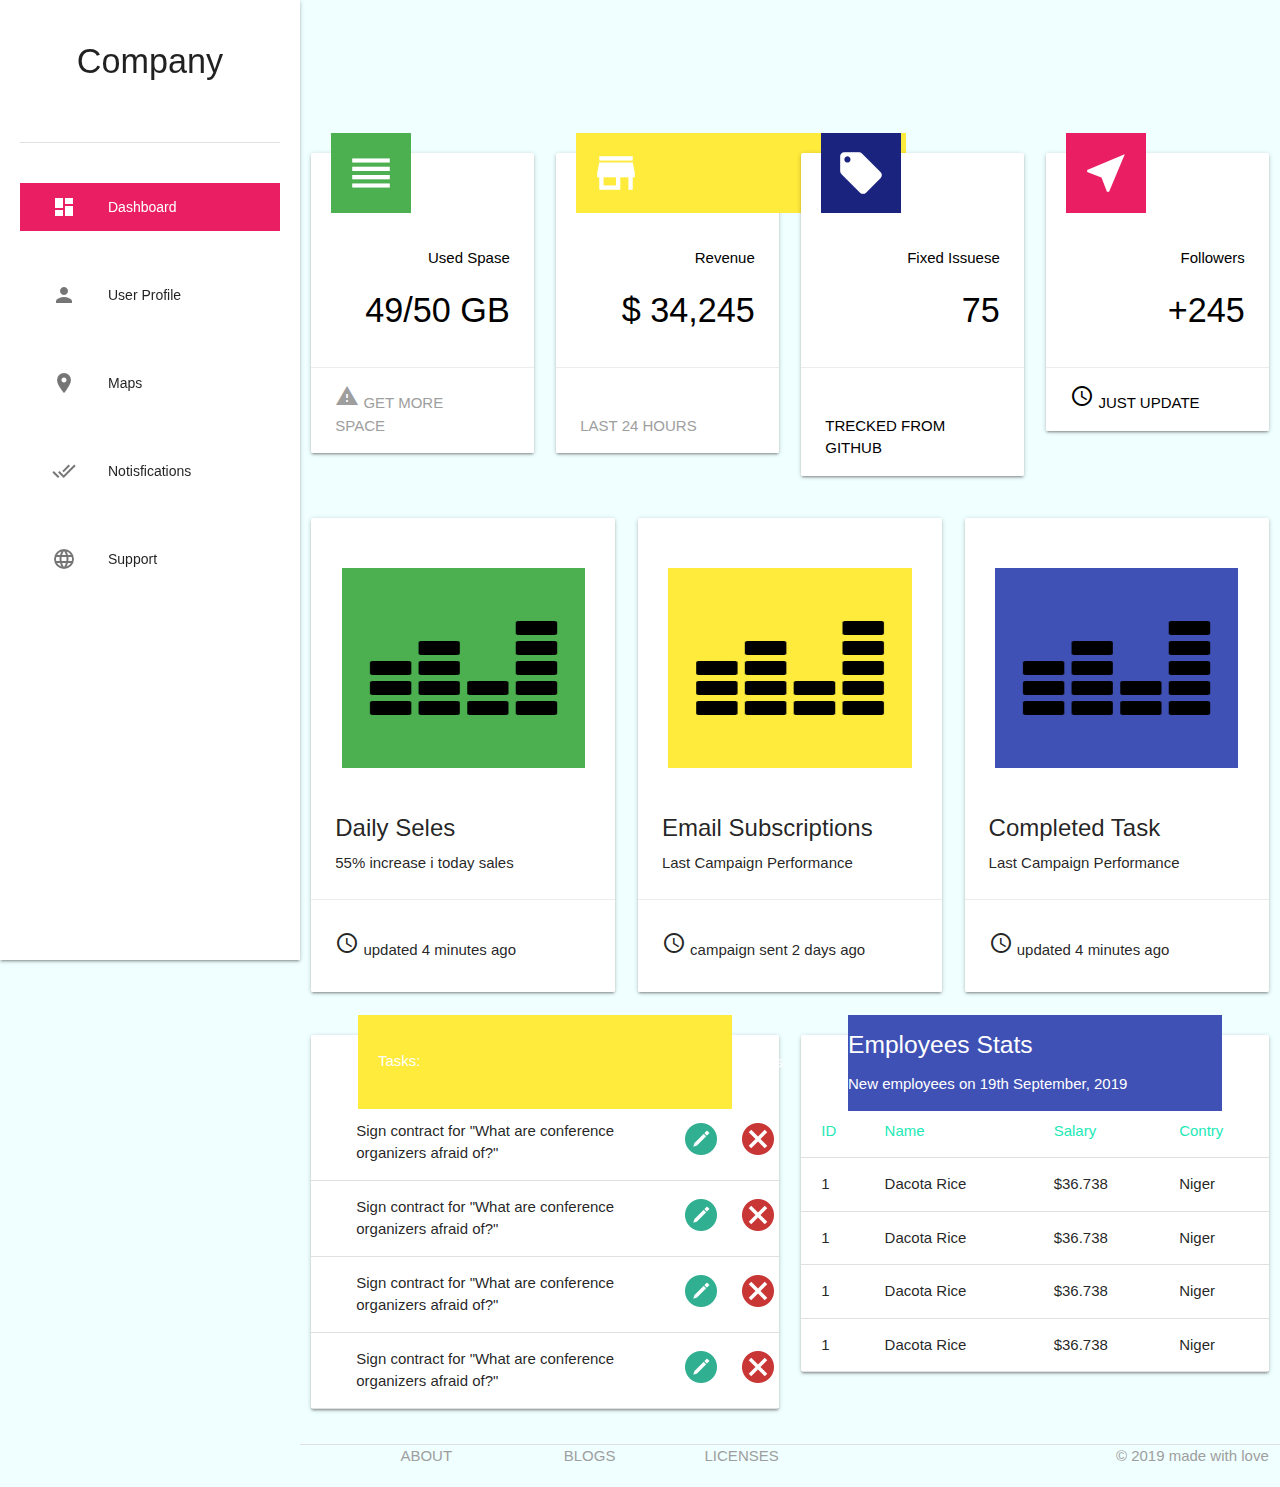
<file: index.html>
<!DOCTYPE html>
<html lang="en">
<head>
    <meta charset="UTF-8">
    <meta http-equiv="X-UA-Compatible" content="IE=edge">
    <meta name="viewport" content="width=device-width, initial-scale=1.0">
    <title>Document</title>
    <link href="https://fonts.googleapis.com/icon?family=Material+Icons" rel="stylesheet">
    <link rel="stylesheet" href="https://cdnjs.cloudflare.com/ajax/libs/materialize/1.0.0/css/materialize.min.css">
    <link rel="stylesheet" href="./style.css">

</head>
<body>
   
    <ul id="slide-out" class="sidenav sidenav-fixed">
        <li><h4 class="header center-align">Company</h4></li>
      <li><div class="divider"></div></li>
      <li><a class="waves-effect pink white-text" href="#!"><i class="material-icons white-text">dashboard</i>Dashboard</a></li>
      <li><a class="waves-effect" href="./index2.html"><i class="material-icons ">person</i>User Profile</a></li>
      <li><a class="waves-effect" href="#!"><i class="material-icons ">place</i>Maps</a></li>
      <li><a class="waves-effect" href="#!"><i class="material-icons ">done_all</i>Notisfications</a></li>
      <li><a class="waves-effect" href="#!"><i class="material-icons ">language</i>Support</a></li>
    </ul>
    <a href="#" data-target="slide-out" class="sidenav-trigger show-on-large"><i class="material-icons">menu</i></a>
    <div class="row">
        <div class="col s12 ">
           <h3>Dashboard</h3> 
        </div>
    </div>
    <main>
    <div class="row">
        
        <div class="col s12 m6 l3 info-box">
            <div class="card ">
              <div class="card-content black-text">
                <div class="box ">
                
                    <i class="material-icons green info-boximg white-text">reorder</i>
                    <div class="info">
                        <p class="right-align">Used Spase</p>
                        <h4 class="right-align"> 49/50 GB</h4>
                    </div>
                </div>

              </div>
              <div class="card-action">
                <a class="grey-text" href="#"><i class="material-icons">report_problem</i> Get more space</a>
              </div>
            </div>
          </div>
          <div class="col s12 m6 l3 info-box">
            <div class="card ">
              <div class="card-content black-text">
                <div class="box ">
                
                    <i class="material-icons yellow info-boximg white-text">storefront</i>
                    <div class="info">
                        <p class="right-align">Revenue</p>
                        <h4 class="right-align"> $ 34,245</h4>
                    </div>
                </div>

              </div>
              <div class="card-action ">
                <a class="grey-text " href="#"><i class="material-icons">calendar_month</i> Last 24 Hours</a>
              </div>
            </div>
          </div>   <div class="col s12 m6 l3 info-box">
            <div class="card ">
              <div class="card-content black-text">
                <div class="box ">
                
                    <i class="material-icons  indigo darken-4 info-boximg white-text">local_offer</i>
                    <div class="info">
                        <p class="right-align">Fixed Issuese</p>
                        <h4 class="right-align"> 75</h4>
                    </div>
                </div>

              </div>
              <div class="card-action">
                <a class="black-text" href="#"><i class="material-icons">download</i> Trecked from Github</a>
              </div>
            </div>
          </div>   <div class="col s12 m6 l3 info-box">
            <div class="card ">
              <div class="card-content black-text">
                <div class="box ">
                
                    <i class="material-icons pink info-boximg white-text">near_me</i>
                    <div class="info">
                        <p class="right-align">Followers</p>
                        <h4 class="right-align"> +245</h4>
                    </div>
                </div>

              </div>
              <div class="card-action">
                <a class="black-text" href="#"><i class="material-icons">query_builder</i> Just Update</a>
              </div>
            </div>
          </div>


        </div>
        <div class="row">
            <div class="col s12 m4">
                <div class="card infocard ">
                    <div class="card-image imgeq green ">
                        <img class="center-align" src="./img/2827910-200.png">
                      </div>
                    <div class="card-content">
                      <span class="card-title">Daily Seles</span>
                      <p>55% increase i today sales</p>
                    </div>
                    <div class="card-action">
                        <p><i class="material-icons">schedule</i> updated 4 minutes ago</p>
                     
                    </div>
                  </div>

            </div>
            
            <div class="col s12 m4">
                <div class="card infocard ">
                    <div class="card-image imgeq yellow ">
                        <img class="center-align" src="./img/2827910-200.png">
                      </div>
                    <div class="card-content">
                      <span class="card-title">Email Subscriptions</span>
                      <p>Last Campaign Performance</p>
                    </div>
                    <div class="card-action">
                        <p><i class="material-icons">schedule</i> campaign sent 2 days ago</p>
                     
                    </div>
                  </div>

            </div>
            <div class="col s12 m4">
                <div class="card infocard ">
                    <div class="card-image imgeq indigo ">
                        <img class="center-align" src="./img/2827910-200.png">
                      </div>
                    <div class="card-content">
                      <span class="card-title">Completed Task</span>
                      <p>Last Campaign Performance</p>
                    </div>
                    <div class="card-action">
                        <p><i class="material-icons">schedule</i> updated 4 minutes ago</p>
                     
                    </div>
                  </div>

            </div>

        </div>


    
<div class="row">
    <div class="col s12 l6 up">
        <div class="card">
            <div class=" yellow titleinfo">
                <ul class="ulmenu">
                    <li class="white-text">Tasks:</li>
                    <li class="valign-wrapper hoverable white-text "><a class="black-text valign-wrapper white-text" href=""><i class="material-icons">pest_control</i>Bugs</a></li>
                    <li class="valign-wrapper hoverable white-text " ><a class="black-text valign-wrapper white-text" href=""><i class="material-icons">language</i>Website</a></li>
                    <li class="valign-wrapper hoverable white-text"><a class="black-text valign-wrapper white-text" href=""><i class="material-icons">cloud</i>Server</a></li>
                </ul>
    
            
          
            </div>
            <table id="top">

                <tbody>
                    <tr>
                   
                    <td> <form action="#">
                        <p>
                          <label>
                            <input type="checkbox" />
                          </label>
                        </p></form></td>
                    <td>Sign contract for "What are conference organizers afraid of?"</td>
                    <td><img src="./img/edit.png" alt=""></td>
                    <td><img src="./img/remove.png" alt=""></td>
                  </tr>
                  <tr>
                    <td><form action="#">
                        <p>
                          <label>
                            <input type="checkbox" />
                          </label>
                        </p></form></td>
                    <td>Sign contract for "What are conference organizers afraid of?"</td>
                    <td><img src="./img/edit.png" alt=""></td>
                    <td><img src="./img/remove.png" alt=""></td>
                  </tr>
                  <tr>
                    <td> <form action="#">
                        <p>
                          <label>
                            <input type="checkbox" />
                          </label>
                        </p></form></td>
                    <td>Sign contract for "What are conference organizers afraid of?"</td>
                    <td><img src="./img/edit.png" alt=""></td>
                    <td><img src="./img/remove.png" alt=""></td>
                  </tr>
                  <tr>
                    <td> <label>
                        <input type="checkbox" />
                      </label></td>
                    <td>Sign contract for "What are conference organizers afraid of?"</td>
                    <td><img src="./img/edit.png" alt=""></td>
                    <td><img src="./img/remove.png" alt=""></td>
                  </tr>
        
                </tbody>
              </table>
            </div>
    

        </div>
    <div class="col s12 l6 up">
        <div class="card">
        <div class="titleinfo indigo">
            <h5 class="white-text">Employees Stats</h5>
            <p class="white-text">New employees on 19th September, 2019</p>
        </div>
        
      <table>

        <tbody>
            <tr class="teal-text text-accent-3">
                <td>ID</td>
                <td>Name</td>
                <td>Salary</td>
                <td>Contry</td>
              </tr>
          <tr>
            <td>1</td>
            <td>Dacota Rice</td>
            <td>$36.738</td>
            <td>Niger</td>
          </tr>
          <tr>
            <td>1</td>
            <td>Dacota Rice</td>
            <td>$36.738</td>
            <td>Niger</td>
          </tr>
          <tr>
            <td>1</td>
            <td>Dacota Rice</td>
            <td>$36.738</td>
            <td>Niger</td>
          </tr>
          <tr>
            <td>1</td>
            <td>Dacota Rice</td>
            <td>$36.738</td>
            <td>Niger</td>
          </tr>

        </tbody>
      </table>
    </div>
    </div>
</div>

    </main>


    <footer class="  row">
        <div class="col s12 divider"></div>
            <div class="col s2">
                <a class="grey-text  right" href="#!">ABOUT</a>

            </div>
            <div class="col s2">           
                 <a class="grey-text  right" href="#!">BLOGS</a>
            </div>
            <div class="col s2">
                <a class="grey-text  right" href="#!">LICENSES</a>

            </div>
            <div class="col s6 grey-text right-align">
                
          © 2019 made with love

            </div>
       

          
        
      </footer>
          










    <script src="https://cdnjs.cloudflare.com/ajax/libs/materialize/1.0.0/js/materialize.min.js"></script>
    <script src="./js/skript.js"></script>
</body>
</html>
</file>
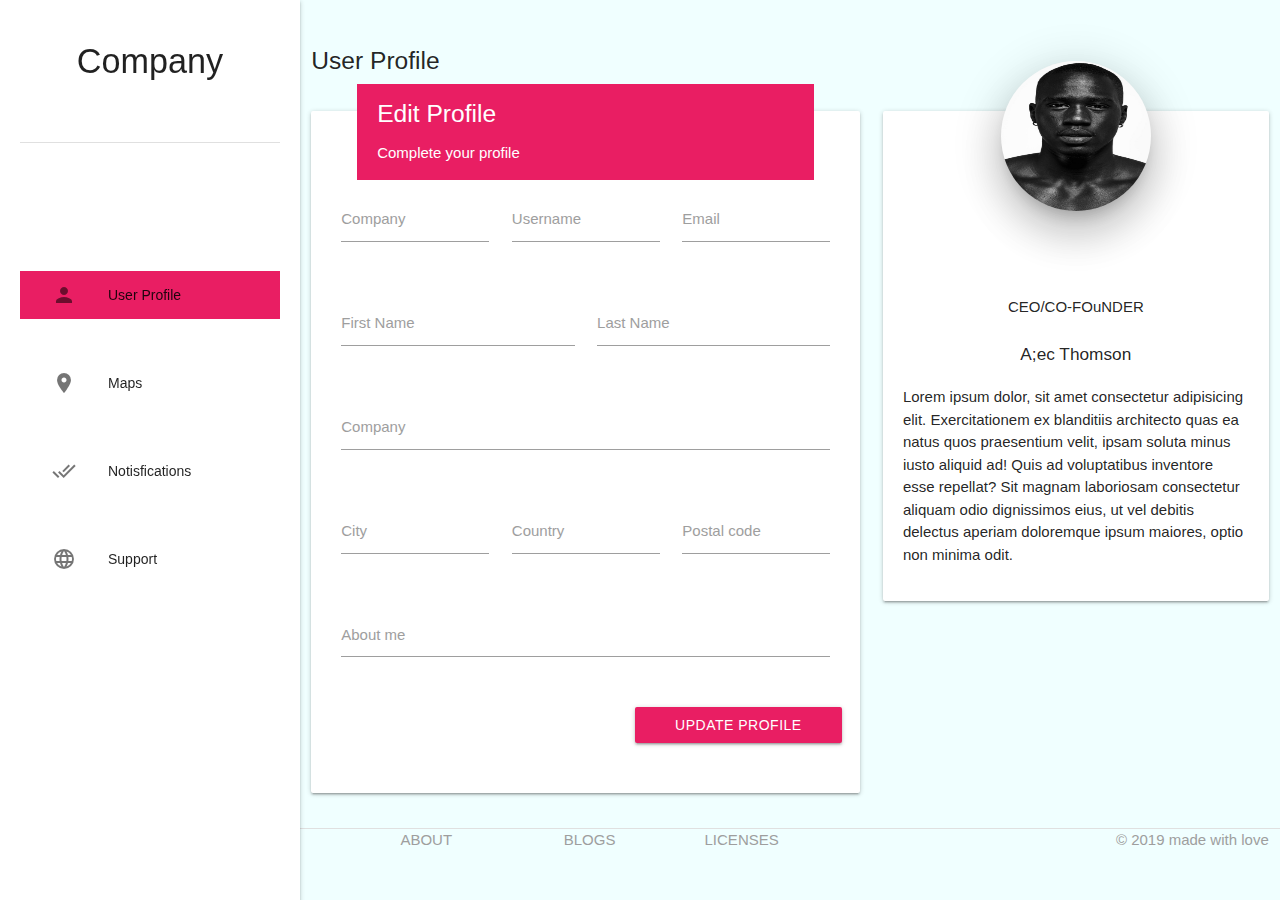
<file: index2.html>
<!DOCTYPE html>
<html lang="en">
<head>
    <meta charset="UTF-8">
    <meta http-equiv="X-UA-Compatible" content="IE=edge">
    <meta name="viewport" content="width=device-width, initial-scale=1.0">
    <title>Document</title>
    <link href="https://fonts.googleapis.com/icon?family=Material+Icons" rel="stylesheet">
    <link rel="stylesheet" href="https://cdnjs.cloudflare.com/ajax/libs/materialize/1.0.0/css/materialize.min.css">
    <link rel="stylesheet" href="./style.css">

</head>
<body>
    <ul id="slide-out" class="sidenav sidenav-fixed">
        <li><h4 class="header center-align">Company</h4></li>
      <li><div class="divider"></div></li>
      <li><a class="waves-effect  white-text" href="#!"><i class="material-icons white-text">dashboard</i>Dashboard</a></li>
      <li><a class="waves-effect pink" href="#!"><i class="material-icons ">person</i>User Profile</a></li>
      <li><a class="waves-effect" href="#!"><i class="material-icons ">place</i>Maps</a></li>
      <li><a class="waves-effect" href="#!"><i class="material-icons ">done_all</i>Notisfications</a></li>
      <li><a class="waves-effect" href="#!"><i class="material-icons ">language</i>Support</a></li>
    </ul>
    <a href="#" data-target="slide-out" class="sidenav-trigger show-on-large"><i class="material-icons">menu</i></a>
<main>
    <div class="row">
        <div class="col s12 ">
           <h5>User Profile</h5> 
        </div>
    </div>
    
    <div class="row">
        
        <form class="col s12 l7 form2">
            
            <div class="titleinfo2 pink">
                <h5 class="white-text">Edit Profile</h5>
                <p class="white-text" >Complete your profile</p>
            </div>  
            <div class="card user">
            
            <div class="row">
              <div class="input-field col s4">
                <input  id="first_name" type="text" class="validate">
                <label for="first_name">Company</label>
              </div>
              <div class="input-field col s4">
                <input id="last_name" type="text" class="validate">
                <label for="last_name">Username</label>
              </div>
              <div class="input-field col s4">
                <input id="email" type="email" class="validate">
                <label for="email">Email</label>
              </div>
            </div>
            <div class="row">
                <div class="input-field col s6">
                  <input  id="first_name" type="text" class="validate">
                  <label for="first_name">First Name</label>
                </div>
                <div class="input-field col s6">
                  <input id="last_name" type="text" class="validate">
                  <label for="last_name">Last Name</label>
                </div>
              </div>
              <div class="row">
                <div class="input-field col s12">
                    <input  id="first_name" type="text" class="validate">
                    <label for="first_name">Company</label>
                  </div>
              </div>
              <div class="row">
                <div class="input-field col s4">
                    <input  id="first_name" type="text" class="validate">
                    <label for="first_name">City</label>
                  </div>
                  <div class="input-field col s4">
                    <input  id="first_name" type="text" class="validate">
                    <label for="first_name">Country</label>
                  </div>
                  <div class="input-field col s4">
                    <input  id="first_name" type="text" class="validate">
                    <label for="first_name">Postal code</label>
                  </div>

              </div>
              <div class="row">
                <div class="input-field col s12">
            <textarea id="textarea2" class="materialize-textarea" data-length="120"></textarea>
            <label for="textarea2">About me</label>
          </div>
              </div>
              <div class="row right-align ">
            
              <a class="waves-effect waves-light btn pink ">UPDATE PROFILE</a>
            </div>

            </div>
          </form>
          <div class="col m12 l5 ">
            <div class="card prof">
                <div class="profile white">
                <img class="white z-depth-5" id="profile" src="./img/549daafcb627997a9e40512d8365d5c9.jpg" alt=""></div>
                <p class="pad">CEO/CO-FOuNDER</p>
                <h6>A;ec Thomson</h6>
                <p>Lorem ipsum dolor, sit amet consectetur adipisicing elit. Exercitationem ex blanditiis architecto quas ea natus quos praesentium velit, ipsam soluta minus iusto aliquid ad! Quis ad voluptatibus inventore esse repellat? Sit magnam laboriosam consectetur aliquam odio dignissimos eius, ut vel debitis delectus aperiam doloremque ipsum maiores, optio non minima odit.</p>
            </div>
          </div>
        
    </div>









</main>

<footer class="  row">
    <div class="col s12 divider"></div>
        <div class="col s2">
            <a class="grey-text  right" href="#!">ABOUT</a>

        </div>
        <div class="col s2">           
             <a class="grey-text  right" href="#!">BLOGS</a>
        </div>
        <div class="col s2">
            <a class="grey-text  right" href="#!">LICENSES</a>

        </div>
        <div class="col s6 grey-text right-align">
            
      © 2019 made with love

        </div>
   

      
    
  </footer>
      

















    <script src="https://cdnjs.cloudflare.com/ajax/libs/materialize/1.0.0/js/materialize.min.js"></script>
    <script src="./js/skript.js"></script>

</body>
</html>
</file>
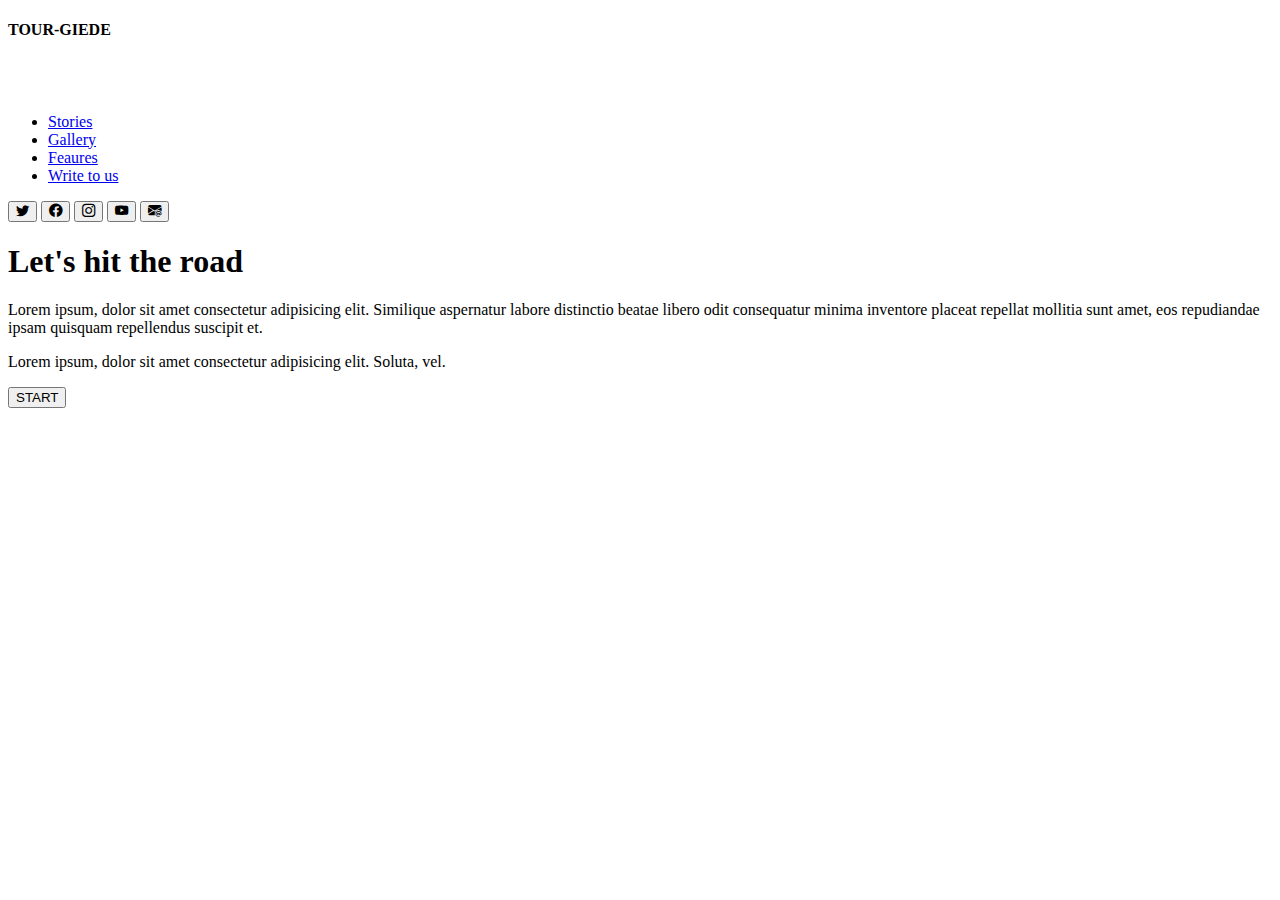
<file: index3.html>
<!DOCTYPE html>
<html lang="en">
<head>
    <meta charset="UTF-8">
    <meta http-equiv="X-UA-Compatible" content="IE=edge">
    <meta name="viewport" content="width=device-width, initial-scale=1.0">
    <title>Document</title>
    <link rel="stylesheet" href="https://cdn.jsdelivr.net/npm/bootstrap-icons@1.10.3/font/bootstrap-icons.css">
    <link href="https://cdn.jsdelivr.net/npm/bootstrap@5.3.0-alpha1/dist/css/bootstrap.min.css" rel="stylesheet" integrity="sha384-GLhlTQ8iRABdZLl6O3oVMWSktQOp6b7In1Zl3/Jr59b6EGGoI1aFkw7cmDA6j6gD" crossorigin="anonymous">
        <link rel="stylesheet" href="./">
</head>
<body>
    <header class="p-3 text-bg-light">
        <div class="container">
            
          <div class="d-flex flex-wrap align-items-center justify-content-center justify-content-lg-start">
            <h4>TOUR-GIEDE</h4>
            <a href="/" class="d-flex align-items-center mb-2 mb-lg-0 text-white text-decoration-none">
              <svg class="bi me-2" width="40" height="32" role="img" aria-label="Bootstrap"><use xlink:href="#bootstrap"/></svg>
            </a>
    
            <ul class="nav col-12 col-lg-auto me-lg-auto mb-2 justify-content-center mb-md-0">
              <li><a href="#" class="nav-link px-2 text-secondary">Stories</a></li>
              <li><a href="#" class="nav-link px-2 text-secondary">Gallery</a></li>
              <li><a href="#" class="nav-link px-2 text-secondary">Feaures</a></li>
              <li><a href="#" class="nav-link px-2 text-secondary">Write to us</a></li>
            </ul>
    
    
            <div class="text-end">
              <button type="button" class="btn btn-outline-secondary me-2 border border-0"><i class="bi bi-twitter"></i></button>
              <button type="button" class="btn btn-outline-secondary me-2 border border-0"><i class="bi bi-facebook"></i></button>
              <button type="button" class="btn btn-outline-secondary me-2 border border-0"><i class="bi bi-instagram"></i></button>
              <button type="button" class="btn btn-outline-secondary me-2 border border-0"><i class="bi bi-youtube"></i></button>
              <button type="button" class="btn btn-outline-secondary me-2 border border-0"><i class="bi bi-envelope-at-fill"></i></button>

            </div>
          </div>
        </div>
      </header>
      <div class="row">
        <div class="col-12 md-5">
            <h1> Let's hit the road</h1>
            <p>Lorem ipsum, dolor sit amet consectetur adipisicing elit. Similique aspernatur labore distinctio beatae libero odit consequatur minima inventore placeat repellat mollitia sunt amet, eos repudiandae ipsam quisquam repellendus suscipit et.
                <p>Lorem ipsum, dolor sit amet consectetur adipisicing elit. Soluta, vel.</p>
                <button class="btn btn-light" type="submit">START</button>

            </p>
        </div>
      </div>





    
























      <script src="https://cdn.jsdelivr.net/npm/bootstrap@5.3.0-alpha1/dist/js/bootstrap.bundle.min.js" integrity="sha384-w76AqPfDkMBDXo30jS1Sgez6pr3x5MlQ1ZAGC+nuZB+EYdgRZgiwxhTBTkF7CXvN" crossorigin="anonymous"></script>
</body>

</html>
</file>
<file: style.css>
body{
    font-family: 'Segoe UI', Tahoma, Geneva, Verdana, sans-serif;
    background-color: azure;
}
.sidenav>li{
    padding: 20px;
}
.box{
    display: flex;
    justify-content:flex-end;
}
.box>i{
    font-size: 50px;
    padding: 15px;
}
.info-box{
    position: relative;
    padding: 40px 0;
}
.info-boximg{
    position: absolute;
    top: -20px;
    left: 20px;
}
.info{
    justify-content: end;
}
.more_space{
    display: flex;
    align-items: center;

}
.infocard{
    position: relative;
    display: flex;
    flex-direction: column;
    justify-content: center;
}
.card-image{
    align-self: center;
}
.imgeq{
    position: absolute;
    width: 80%;
    height: 50%;
    top: -20px;
}
.card-image>img{
    height: 200px;
}
header, main, footer {
    padding-left: 300px;
  }

  @media only screen and (max-width : 992px) {
    header, main, footer {
      padding-left: 0;
    }
  }
  .titleinfo{
    width: 80%;
    position: absolute;
    top: -20px;
    align-self: center;
  }
  .up{
    position: relative;
  }
td{
    padding-left: 20px;
}
.user{
    padding: 30px;
}
.btn{
    padding-left: 40px;
    padding-right: 40px;
}
.profile{
    border-radius: 50%;
    position: absolute;
    top: -50px;
}
.profile>img{
    width: 150px;
    height: 150px;
    border-radius: 100%;
}
.prof{
    padding-top: 100px;
    display: flex;
    flex-direction: column;
    justify-content: center;
    align-items: center;
    padding: 20px;
    position: relative;
}
.prof>.pad{
    padding-top: 100px;
}
.ulmenu{
    display: flex;
    justify-content: space-around;
    width: 90%;
    
}
.ulmenu>li{
    padding: 20px;
}
#top{
    padding-top: 100px;
}
.page-footer{
    padding-bottom: 50px;
    padding-right: 20px;
}
.card{
    display: flex;
    flex-direction: column;
    /* align-items: center; */
    padding-top: 70px;
}
.form2{
    position: relative;
    display: flex;
    flex-direction: column;
    
}

.titleinfo2{
    width: 80%;
    position: absolute;
    top: -20px;
    z-index: 3;
    align-self: center;
    padding-left: 20px;
  }
</file>
